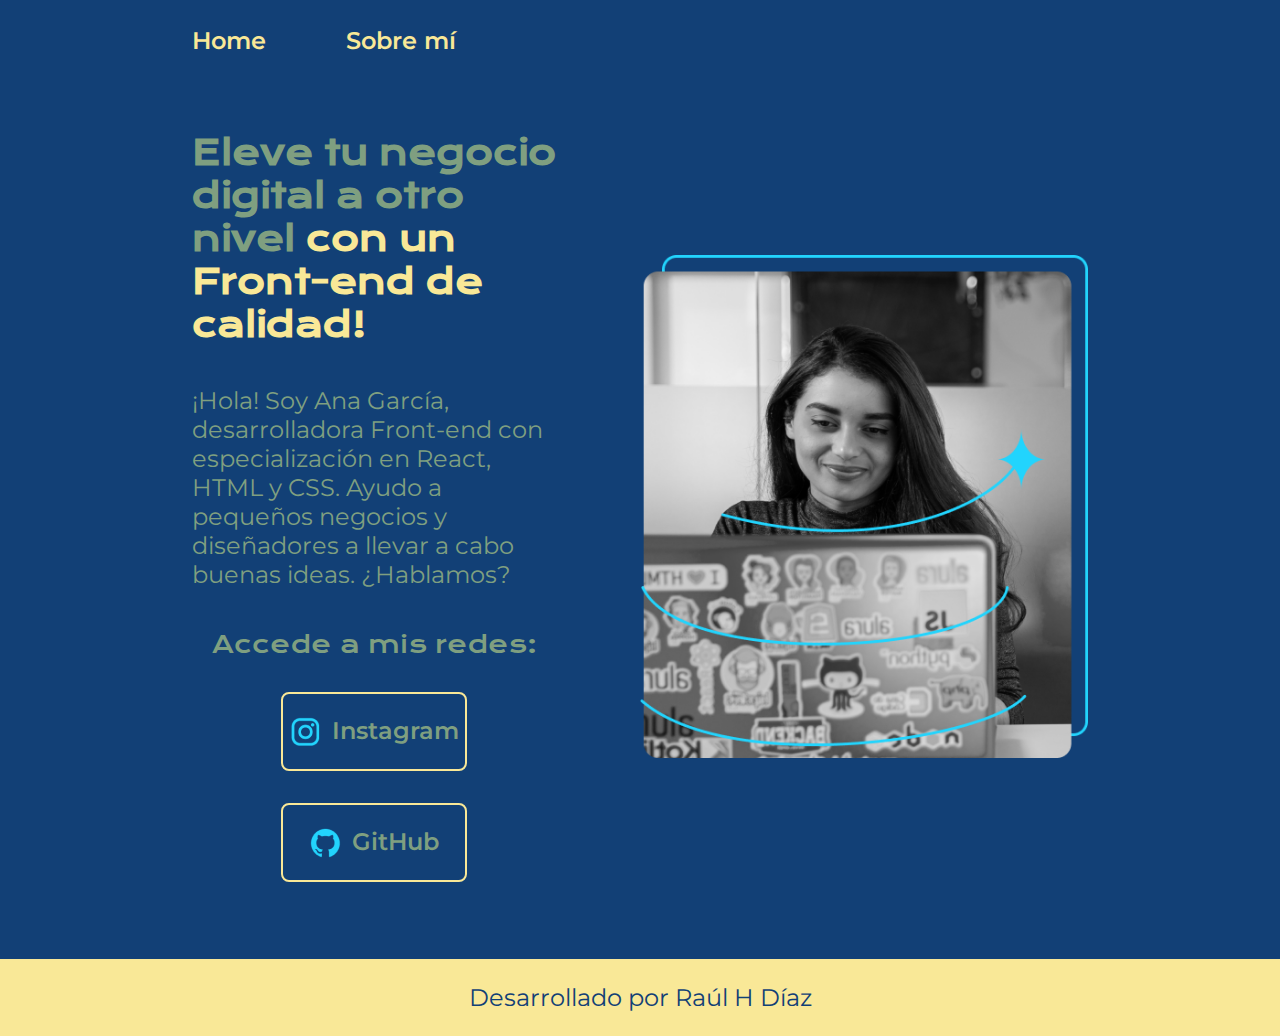
<file: index.html>
<!DOCTYPE html>
<html lang="es">
<head>
   <meta charset="UTF-8">
   <meta name="viewport" content="width=device-width, initial-scale=1.0">
   <title>Portafolio de Raúl</title>
   <link rel="stylesheet" href="./styles/style.css">
</head>
<body>
   <header class="header">
      <nav class="header__menu">
         <a class="header__menu__link" href="index.html">Home</a>
         <a class="header__menu__link" href="about.html">Sobre mí</a>
      </nav>
   </header>
   <main class="presentacion">
      <section class="presentacion__contenido">
         <h1 class="presentacion__contenido__titulo">Eleve tu negocio digital a otro nivel <strong> con un Front-end de calidad!</strong></h1>
         <p class="presentacion__contenido__texto">¡Hola! Soy Ana García, desarrolladora Front-end con especialización en React, HTML y CSS. Ayudo a pequeños negocios y diseñadores a llevar a cabo buenas ideas. ¿Hablamos?</p>
         <div class="presentacion__enlaces">
            <h2 class="presentacion__enlaces__subtitulo">Accede a mis redes:</h2>
            <a href="" class="presentacion__enlaces__link">
               <img src="./assets/instagram.png" alt="Icono de Instagram">
               Instagram</a>
            <a href="" class="presentacion__enlaces__link">
               <img src="./assets/github.png" alt="Icono de Github">
               GitHub</a>
         </div>
      </section>
      <img class="presentacion__imagen" src="./assets/Imagem.png" alt="Imagen de Ana García trabajando">
   </main>
   <footer class="footer">Desarrollado por Raúl H Díaz</footer>
</body>
</html>
</file>
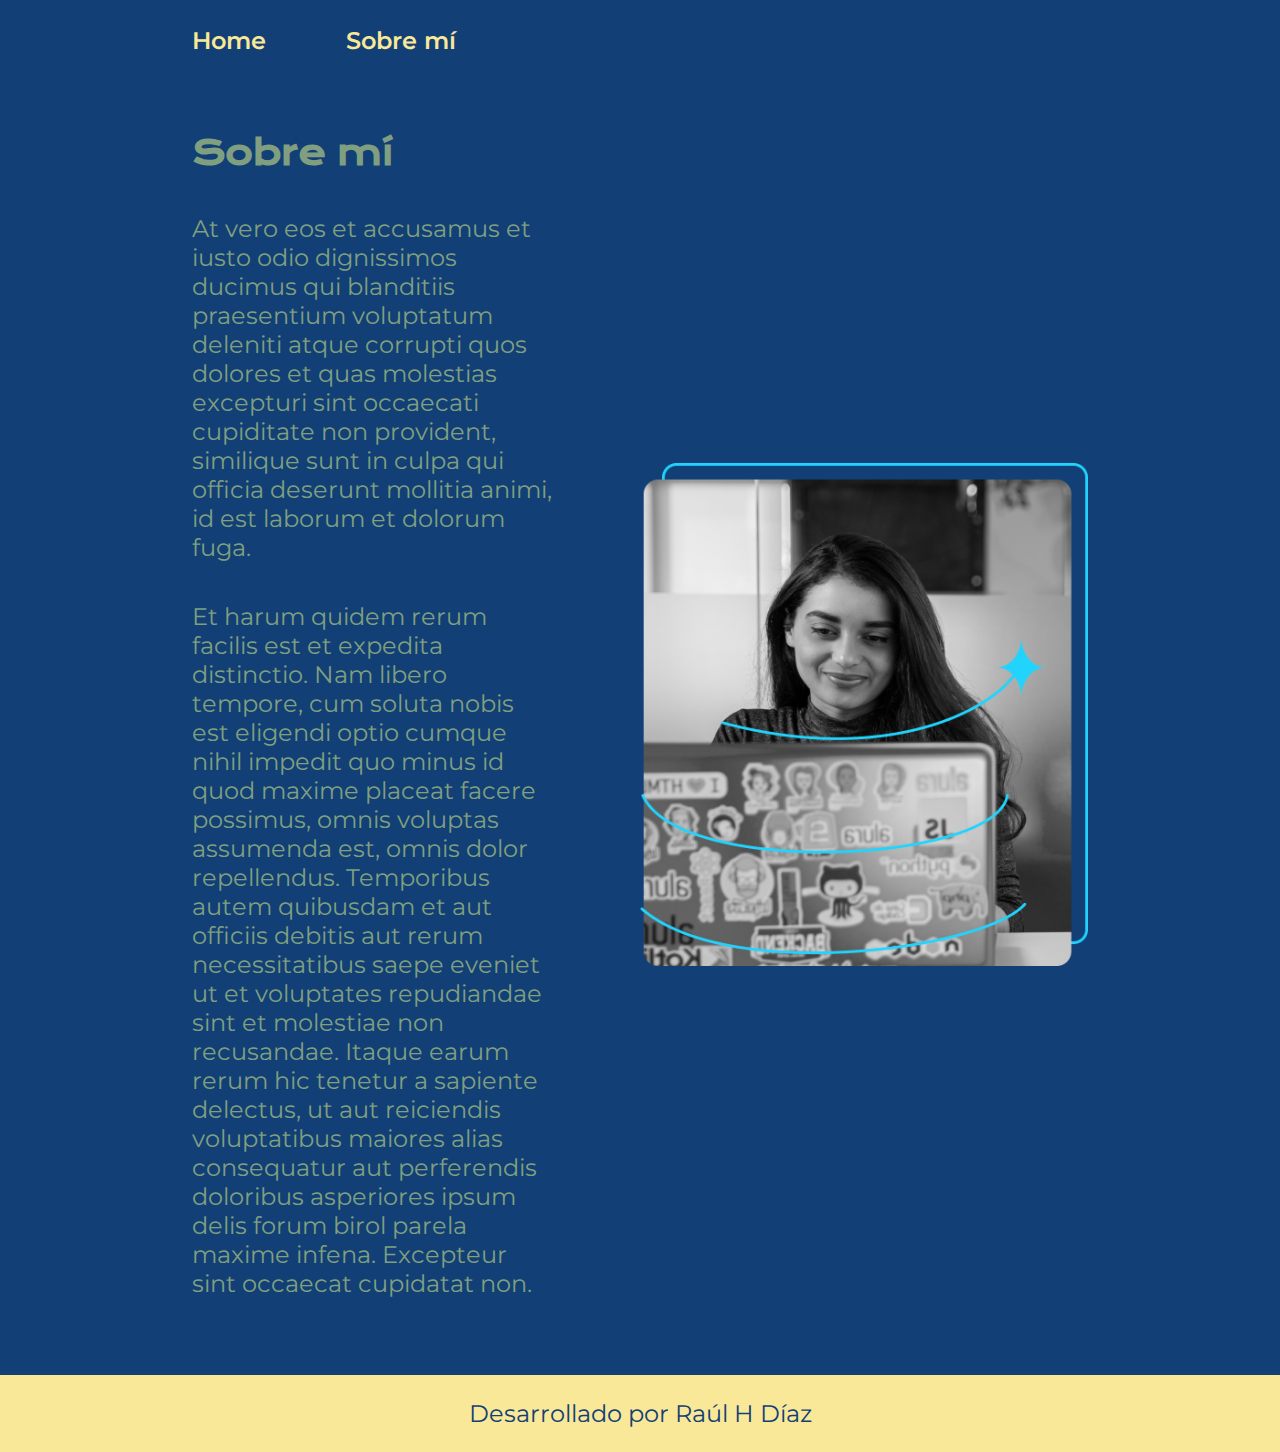
<file: about.html>
<!DOCTYPE html>
<html lang="es-mx">
<head>
   <meta charset="UTF-8">
   <meta name="viewport" content="width=device-width, initial-scale=1.0">
   <title>Sobre mí</title>
   <link rel="stylesheet" href="./styles/style.css">
</head>
<body>
   <header class="header">
      <nav class="header__menu">
         <a class="header__menu__link" href="index.html">Home</a>
         <a class="header__menu__link" href="about.html">Sobre mí</a>
      </nav>
   </header>
   <main class="presentacion">
      <section class="presentacion__contenido">
         <h1 class="presentacion__contenido__titulo">Sobre mí</h1>
         <p class="presentacion__contenido__texto">At vero eos et accusamus et iusto odio dignissimos ducimus qui blanditiis praesentium voluptatum deleniti atque corrupti quos dolores et quas molestias excepturi sint occaecati cupiditate non provident, similique sunt in culpa qui officia deserunt mollitia animi, id est laborum et dolorum fuga.</p>
         <p class="presentacion__contenido__texto">Et harum quidem rerum facilis est et expedita distinctio. Nam libero tempore, cum soluta nobis est eligendi optio cumque nihil impedit quo minus id quod maxime placeat facere possimus, omnis voluptas assumenda est, omnis dolor repellendus. Temporibus autem quibusdam et aut officiis debitis aut rerum necessitatibus saepe eveniet ut et voluptates repudiandae sint et molestiae non recusandae. Itaque earum rerum hic tenetur a sapiente delectus, ut aut reiciendis voluptatibus maiores alias consequatur aut perferendis doloribus asperiores ipsum delis forum birol parela maxime infena. Excepteur sint occaecat cupidatat non.</p>
      </section>
      <img class="presentacion__imagen" src="./assets/Imagem.png" alt="Imagen de Ana García trabajando">
   </main>
   <footer class="footer">Desarrollado por Raúl H Díaz</footer>
</body>
</html>
</file>
<file: styles/style.css>
@import url('https://fonts.googleapis.com/css2?family=Krona+One&family=Montserrat:ital,wght@0,100..900;1,100..900&display=swap');

* {
   padding: 0;
   margin: 0;
}

:root {
   --color-primario: #124076;
   --color-secundario: #7F9F80;
   --color-terciario: #F9E897;
   --color-hover: #FFC374;

   --fuente-montserrat: "Montserrat", sans-serif;
   --fuente-krona: "Krona One", sans-serif;
}

body {
   background-color: var(--color-primario);
   color:var(--color-secundario);
   box-sizing: border-box;
}

.header {
   padding: 2% 0% 0% 15%;
}

.header__menu {
   display: flex;
   gap: 80px;
}

.header__menu__link {
   text-decoration: none;
   font-family: var(--fuente-montserrat);
   color: var(--color-terciario);
   font-size: 1.5rem;
   font-weight: 600;
}

strong {
   color: var(--color-terciario);
}

.presentacion {
   display: flex;
   align-items:center;
   padding: 6% 15%;
   gap: 84px;
}

.presentacion__contenido {
   width: 50%;
   display: flex;
   flex-direction: column;
   gap: 40px;
}

.presentacion__contenido__titulo {
   font-size: 2.125rem;
   font-family: var(--fuente-krona);
   
}

.presentacion__contenido__texto {
   font-size: 1.5rem;
   font-family: var(--fuente-montserrat);
}

.presentacion__enlaces {
   display: flex;
   justify-content: space-between;
   flex-direction: column;
   align-items: center;
   gap: 32px;
}

.presentacion__enlaces__subtitulo {
   font-family: var(--fuente-krona);
   font-size: 1.5rem;
   font-weight: 400;
}

.presentacion__enlaces__link {
   width: 50%;
   border-radius: 8px;
   padding: 21.5px 0;
   border: 2px solid var(--color-terciario);
   text-align: center;
   font-family: var(--fuente-montserrat);
   font-weight: 600;
   font-size: 1.5rem;
   text-decoration: none;
   color: var(--color-secundario);
   display: flex;
   justify-content: center;
   gap: 10px;
}

.presentacion__imagen {
   width: 50%;
}

.presentacion__enlaces__link:hover {
   background-color: var(--color-hover);
}

.footer {
   font-family: var(--fuente-montserrat);
   background-color: var(--color-terciario);
   color: var(--color-primario);
   text-align: center;
   font-size: 1.5rem;
   padding: 24px;
}

@media (max-width: 1100px){
   .header {
      padding: 10%;
   }

   .header__menu{
      justify-content: center;
   }

   .presentacion{
      flex-direction: column-reverse;
      padding: 5%;
   }

   .presentacion__contenido{
      width: auto;
   }

}
</file>
